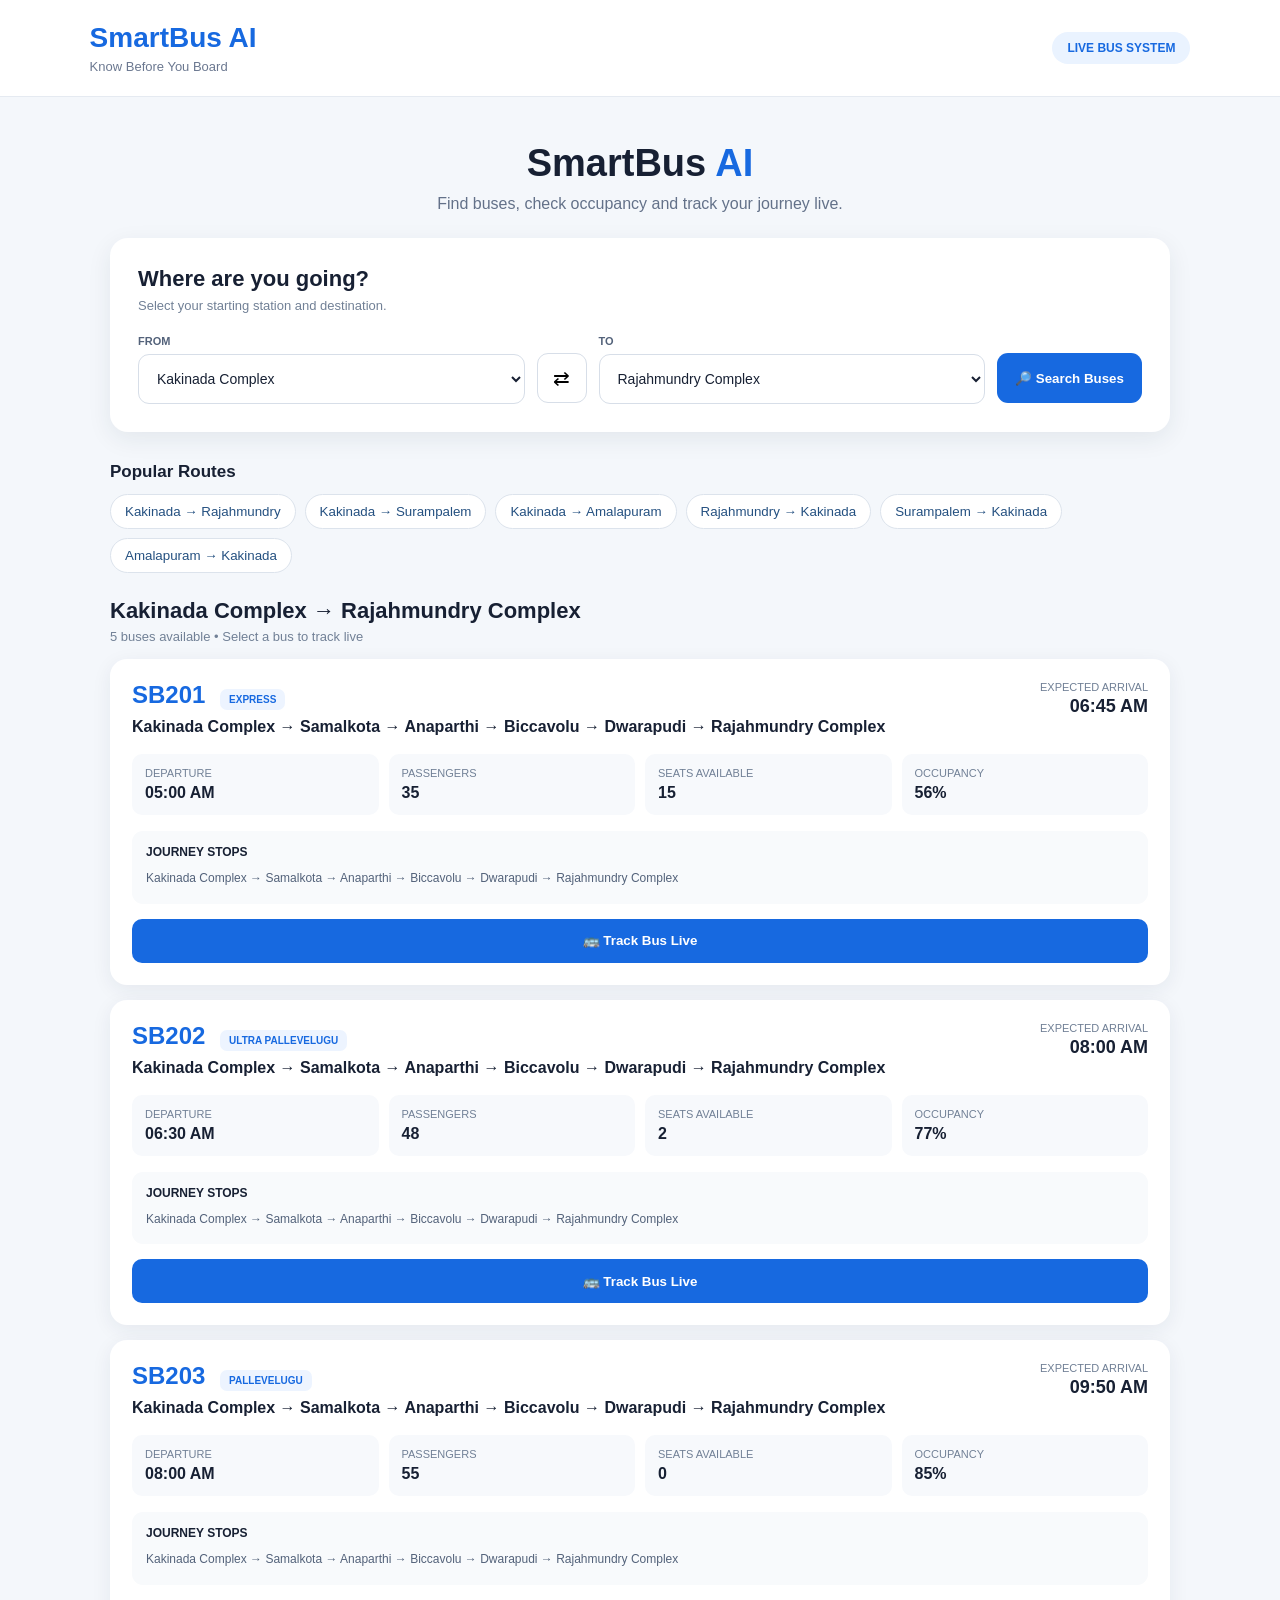
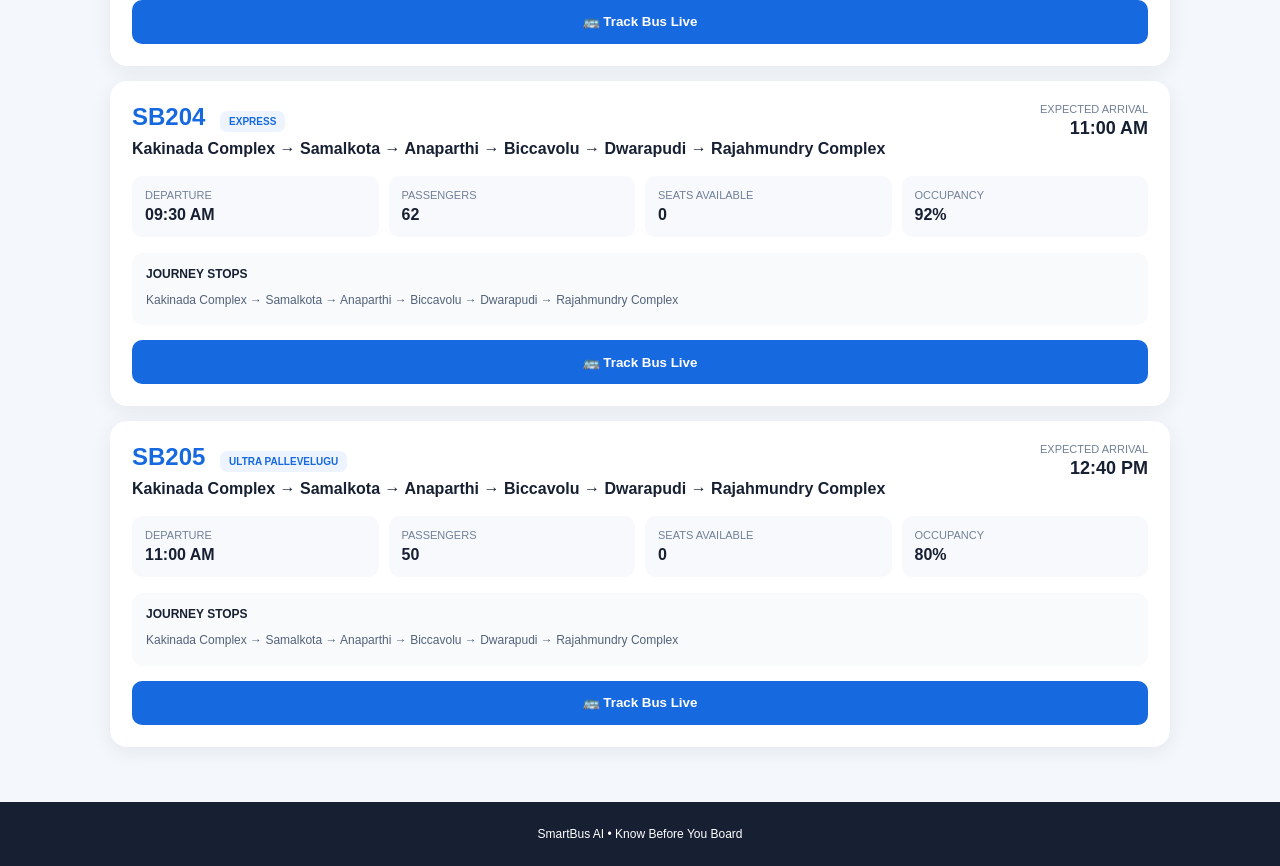
<file: index.html>
<!DOCTYPE html>
<html lang="en">
<head>
<meta charset="UTF-8">
<meta name="viewport" content="width=device-width, initial-scale=1.0">

<title>SmartBus AI</title>

<style>
*{
    box-sizing:border-box;
    margin:0;
    padding:0;
    font-family:Arial,Helvetica,sans-serif;
}

body{
    background:#f4f7fb;
    color:#172033;
}

header{
    background:white;
    padding:22px 7%;
    display:flex;
    justify-content:space-between;
    align-items:center;
    border-bottom:1px solid #e5eaf1;
}

.logo{
    font-size:28px;
    font-weight:800;
    color:#1769e0;
}

.tagline{
    color:#6b7890;
    margin-top:5px;
    font-size:13px;
}

.badge{
    background:#eaf3ff;
    color:#1769e0;
    padding:9px 15px;
    border-radius:20px;
    font-size:12px;
    font-weight:700;
}

.hero{
    text-align:center;
    padding:45px 20px 25px;
}

.hero h1{
    font-size:38px;
}

.hero h1 span{
    color:#1769e0;
}

.hero p{
    margin-top:10px;
    color:#637189;
}

.container{
    width:86%;
    max-width:1060px;
    margin:auto;
}

.search-card{
    background:white;
    padding:28px;
    border-radius:18px;
    box-shadow:0 7px 25px rgba(25,45,70,.08);
}

.search-title{
    font-size:22px;
    font-weight:800;
}

.search-sub{
    margin-top:6px;
    color:#718096;
    font-size:13px;
}

.form{
    display:grid;
    grid-template-columns:1fr 50px 1fr 145px;
    gap:12px;
    margin-top:22px;
}

label{
    display:block;
    font-size:11px;
    font-weight:700;
    color:#53627a;
    margin-bottom:7px;
}

select{
    width:100%;
    height:50px;
    border:1px solid #d7dee8;
    border-radius:11px;
    padding:0 14px;
    background:white;
    font-size:14px;
    color:#172033;
}

.swap{
    height:50px;
    margin-top:18px;
    border:1px solid #d7dee8;
    background:white;
    border-radius:11px;
    cursor:pointer;
    font-size:20px;
}

.search-btn{
    height:50px;
    margin-top:18px;
    border:none;
    border-radius:11px;
    background:#1769e0;
    color:white;
    font-weight:700;
    cursor:pointer;
}

.search-btn:hover{
    background:#125bc4;
}

.popular{
    margin:30px 0 22px;
}

.popular h3{
    font-size:17px;
    margin-bottom:12px;
}

.route-buttons{
    display:flex;
    flex-wrap:wrap;
    gap:9px;
}

.route-btn{
    background:white;
    border:1px solid #dce3ec;
    border-radius:20px;
    padding:9px 14px;
    cursor:pointer;
    color:#245080;
}

.results-title{
    font-size:22px;
    margin:25px 0 5px;
}

.results-sub{
    color:#718096;
    font-size:13px;
    margin-bottom:15px;
}

.bus-card{
    background:white;
    border-radius:17px;
    padding:22px;
    margin-bottom:15px;
    box-shadow:0 5px 20px rgba(25,45,70,.07);
}

.bus-top{
    display:flex;
    justify-content:space-between;
    align-items:flex-start;
}

.bus-number{
    font-size:24px;
    font-weight:800;
    color:#1769e0;
}

.bus-type{
    display:inline-block;
    margin-left:8px;
    background:#edf4ff;
    color:#1769e0;
    padding:5px 9px;
    border-radius:7px;
    font-size:10px;
    font-weight:700;
}

.bus-route{
    margin-top:8px;
    font-weight:700;
    font-size:16px;
}

.eta-box{
    text-align:right;
}

.eta-label{
    color:#718096;
    font-size:11px;
}

.eta{
    font-size:18px;
    font-weight:800;
    margin-top:3px;
}

.details{
    display:grid;
    grid-template-columns:repeat(4,1fr);
    gap:10px;
    margin-top:18px;
}

.detail{
    background:#f7f9fc;
    padding:13px;
    border-radius:10px;
}

.detail-label{
    color:#718096;
    font-size:11px;
}

.detail-value{
    font-size:16px;
    font-weight:800;
    margin-top:5px;
}

.stops{
    margin-top:16px;
    padding:14px;
    background:#f8fafc;
    border-radius:11px;
}

.stops-title{
    font-size:12px;
    font-weight:800;
    margin-bottom:9px;
}

.stop-list{
    color:#53627a;
    font-size:12px;
    line-height:1.8;
}

.track-btn{
    margin-top:15px;
    width:100%;
    height:44px;
    border:none;
    border-radius:10px;
    background:#1769e0;
    color:white;
    font-weight:700;
    cursor:pointer;
}

.no-results{
    background:white;
    border:1px solid #e0e6ee;
    border-radius:15px;
    padding:35px;
    text-align:center;
    color:#718096;
}

footer{
    margin-top:55px;
    background:#172033;
    color:white;
    text-align:center;
    padding:25px;
    font-size:12px;
}

@media(max-width:800px){

    .form{
        grid-template-columns:1fr;
    }

    .swap,
    .search-btn{
        margin-top:0;
    }

    .details{
        grid-template-columns:repeat(2,1fr);
    }

    .bus-top{
        flex-direction:column;
        gap:12px;
    }

    .eta-box{
        text-align:left;
    }
}
</style>
</head>

<body>

<header>
    <div>
        <div class="logo">SmartBus AI</div>
        <div class="tagline">Know Before You Board</div>
    </div>

    <div class="badge">LIVE BUS SYSTEM</div>
</header>

<section class="hero">
    <h1>SmartBus <span>AI</span></h1>
    <p>Find buses, check occupancy and track your journey live.</p>
</section>

<div class="container">

    <section class="search-card">

        <div class="search-title">Where are you going?</div>

        <div class="search-sub">
            Select your starting station and destination.
        </div>

        <div class="form">

            <div>
                <label>FROM</label>
                <select id="fromStation"></select>
            </div>

            <button class="swap" onclick="swapStations()">⇄</button>

            <div>
                <label>TO</label>
                <select id="toStation"></select>
            </div>

            <button class="search-btn" onclick="searchBuses()">
                🔎 Search Buses
            </button>

        </div>

    </section>


    <section class="popular">

        <h3>Popular Routes</h3>

        <div class="route-buttons">

            <button class="route-btn"
                onclick="setRoute('Kakinada Complex','Rajahmundry Complex')">
                Kakinada → Rajahmundry
            </button>

            <button class="route-btn"
                onclick="setRoute('Kakinada Complex','Surampalem Complex')">
                Kakinada → Surampalem
            </button>

            <button class="route-btn"
                onclick="setRoute('Kakinada Complex','Amalapuram')">
                Kakinada → Amalapuram
            </button>

            <button class="route-btn"
                onclick="setRoute('Rajahmundry Complex','Kakinada Complex')">
                Rajahmundry → Kakinada
            </button>

            <button class="route-btn"
                onclick="setRoute('Surampalem Complex','Kakinada Complex')">
                Surampalem → Kakinada
            </button>

            <button class="route-btn"
                onclick="setRoute('Amalapuram','Kakinada Complex')">
                Amalapuram → Kakinada
            </button>

        </div>

    </section>


    <section>

        <h2 class="results-title" id="resultsTitle">
            Search for a bus
        </h2>

        <div class="results-sub" id="resultsSub">
            Choose your From and To stations.
        </div>

        <div id="busResults"></div>

    </section>

</div>


<footer>
    SmartBus AI • Know Before You Board
</footer>


<script src="script.js"></script>

</body>
</html>
</file>
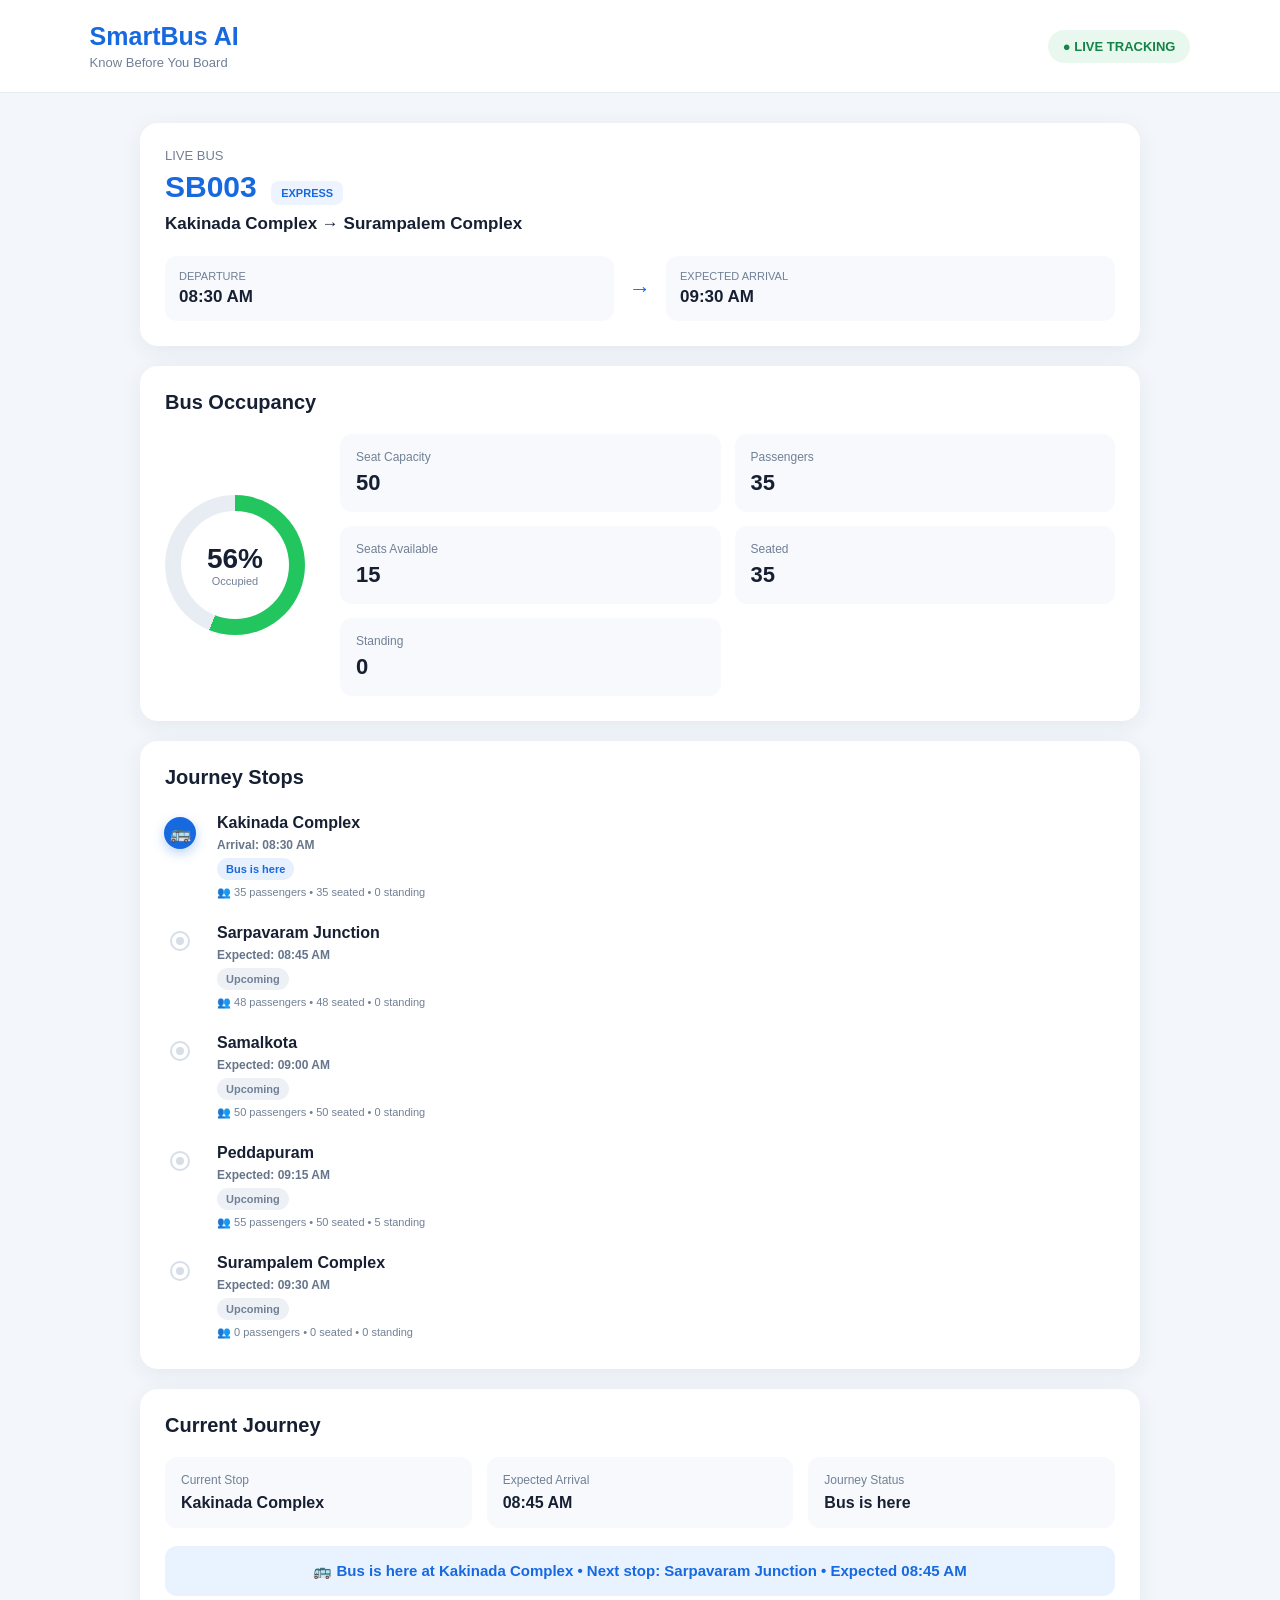
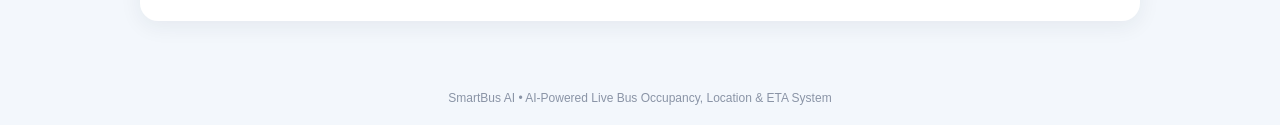
<file: track.html>
<!DOCTYPE html>
<html lang="en">
<head>
<meta charset="UTF-8">
<meta name="viewport" content="width=device-width, initial-scale=1.0">

<title>SmartBus AI - Live Tracking</title>

<style>
*{
    margin:0;
    padding:0;
    box-sizing:border-box;
    font-family:Arial,Helvetica,sans-serif;
}

body{
    background:#f3f7fc;
    color:#172033;
}

.header{
    background:#fff;
    padding:22px 7%;
    border-bottom:1px solid #e5e9f0;
    display:flex;
    justify-content:space-between;
    align-items:center;
}

.logo{
    font-size:25px;
    font-weight:800;
    color:#1769e0;
}

.tagline{
    font-size:13px;
    color:#718096;
    margin-top:4px;
}

.live-badge{
    background:#e9f8ef;
    color:#168447;
    padding:9px 15px;
    border-radius:20px;
    font-size:13px;
    font-weight:700;
}

.container{
    width:86%;
    max-width:1000px;
    margin:30px auto 50px;
}

.card{
    background:#fff;
    border-radius:18px;
    padding:25px;
    box-shadow:0 5px 22px rgba(31,45,61,.07);
    margin-bottom:20px;
}

.bus-label{
    font-size:13px;
    color:#718096;
    margin-bottom:7px;
}

.bus-number{
    font-size:30px;
    font-weight:800;
    color:#1769e0;
}

.bus-type{
    display:inline-block;
    margin-left:10px;
    padding:6px 10px;
    background:#edf4ff;
    color:#1769e0;
    border-radius:8px;
    font-size:11px;
    font-weight:700;
}

.route{
    margin-top:9px;
    font-size:17px;
    font-weight:600;
}

.schedule{
    display:grid;
    grid-template-columns:1fr auto 1fr;
    gap:15px;
    align-items:center;
    margin-top:22px;
}

.schedule-box{
    background:#f7f9fc;
    padding:14px;
    border-radius:12px;
}

.small-label{
    font-size:11px;
    color:#718096;
    margin-bottom:5px;
}

.time{
    font-size:17px;
    font-weight:800;
}

.arrow{
    font-size:22px;
    color:#1769e0;
}

/* OCCUPANCY */

.title{
    font-size:20px;
    font-weight:800;
    margin-bottom:20px;
}

.occupancy-layout{
    display:flex;
    align-items:center;
    gap:35px;
}

.circle{
    width:140px;
    height:140px;
    border-radius:50%;
    display:flex;
    align-items:center;
    justify-content:center;
    flex-shrink:0;
}

.circle-inner{
    width:108px;
    height:108px;
    border-radius:50%;
    background:#fff;
    display:flex;
    align-items:center;
    justify-content:center;
    flex-direction:column;
}

.percent{
    font-size:28px;
    font-weight:800;
}

.occupied-text{
    font-size:11px;
    color:#718096;
}

.stats{
    flex:1;
    display:grid;
    grid-template-columns:repeat(2,1fr);
    gap:14px;
}

.stat{
    background:#f7f9fc;
    border-radius:12px;
    padding:16px;
}

.stat-label{
    font-size:12px;
    color:#718096;
    margin-bottom:6px;
}

.stat-value{
    font-size:22px;
    font-weight:800;
}

/* JOURNEY */

.timeline{
    position:relative;
    padding:5px 0 5px;
}

.progress-line{
    position:absolute;
    left:14px;
    top:16px;
    width:4px;
    height:0;
    background:#1769e0;
    border-radius:5px;
    transition:height 12s linear;
    z-index:1;
}

.moving-bus{
    position:absolute;
    left:-1px;
    top:18px;
    width:32px;
    height:32px;
    border-radius:50%;
    background:#1769e0;
    display:flex;
    align-items:center;
    justify-content:center;
    font-size:17px;
    z-index:5;
    box-shadow:0 4px 12px rgba(23,105,224,.3);
    transition:top 12s linear;
}

.stop{
    position:relative;
    min-height:110px;
    padding-left:52px;
}

.stop:last-child{
    min-height:80px;
}

.dot{
    position:absolute;
    left:7px;
    top:9px;
    width:16px;
    height:16px;
    border-radius:50%;
    background:#d7dee8;
    border:4px solid #fff;
    box-shadow:0 0 0 2px #d7dee8;
    z-index:3;
}

.stop.current .dot{
    background:#1769e0;
    box-shadow:0 0 0 3px #cfe1ff;
}

.stop.passed .dot{
    background:#1769e0;
    box-shadow:0 0 0 2px #1769e0;
}

.stop-name{
    font-size:16px;
    font-weight:700;
}

.stop-time{
    margin-top:6px;
    font-size:12px;
    color:#66758a;
    font-weight:600;
}

.stop-status{
    display:inline-block;
    margin-top:6px;
    padding:5px 9px;
    border-radius:12px;
    background:#edf1f6;
    color:#718096;
    font-size:11px;
    font-weight:700;
}

.stop.current .stop-status{
    background:#e7f0ff;
    color:#1769e0;
}

.stop.passed .stop-status{
    background:#edf8f1;
    color:#168447;
}

.stop-occupancy{
    margin-top:6px;
    font-size:11px;
    color:#718096;
}

/* CURRENT JOURNEY */

.journey-grid{
    display:grid;
    grid-template-columns:repeat(3,1fr);
    gap:15px;
}

.info{
    background:#f7f9fc;
    border-radius:12px;
    padding:16px;
}

.info-label{
    font-size:12px;
    color:#718096;
    margin-bottom:7px;
}

.info-value{
    font-size:16px;
    font-weight:800;
}

.main-status{
    margin-top:18px;
    background:#e9f2ff;
    color:#1769e0;
    border-radius:12px;
    padding:16px;
    text-align:center;
    font-size:15px;
    font-weight:700;
}

.completed{
    background:#e9f8ef;
    color:#168447;
}

.footer{
    text-align:center;
    color:#8a94a6;
    font-size:12px;
    padding:20px;
}

@media(max-width:700px){

    .header{
        padding:18px 5%;
    }

    .container{
        width:92%;
        margin-top:20px;
    }

    .occupancy-layout{
        flex-direction:column;
        align-items:flex-start;
    }

    .stats{
        width:100%;
    }

    .journey-grid{
        grid-template-columns:1fr;
    }

    .schedule{
        grid-template-columns:1fr;
    }

    .arrow{
        text-align:center;
        transform:rotate(90deg);
    }
}
</style>
</head>


<body>

<header class="header">

    <div>
        <div class="logo">SmartBus AI</div>
        <div class="tagline">Know Before You Board</div>
    </div>

    <div class="live-badge">
        ● LIVE TRACKING
    </div>

</header>


<main class="container">

<!-- BUS INFORMATION -->

<section class="card">

    <div class="bus-label">LIVE BUS</div>

    <div>
        <span class="bus-number" id="busNumber">SB003</span>
        <span class="bus-type" id="busType">EXPRESS</span>
    </div>

    <div class="route" id="route">
        Kakinada Complex → Surampalem Complex
    </div>

    <div class="schedule">

        <div class="schedule-box">
            <div class="small-label">DEPARTURE</div>
            <div class="time" id="departureTime">08:30 AM</div>
        </div>

        <div class="arrow">→</div>

        <div class="schedule-box">
            <div class="small-label">EXPECTED ARRIVAL</div>
            <div class="time" id="arrivalTime">09:30 AM</div>
        </div>

    </div>

</section>


<!-- OCCUPANCY -->

<section class="card">

    <div class="title">Bus Occupancy</div>

    <div class="occupancy-layout">

        <div class="circle" id="occupancyCircle">

            <div class="circle-inner">

                <div class="percent" id="occupancyPercent">
                    0%
                </div>

                <div class="occupied-text">
                    Occupied
                </div>

            </div>

        </div>


        <div class="stats">

            <div class="stat">
                <div class="stat-label">Seat Capacity</div>
                <div class="stat-value">50</div>
            </div>

            <div class="stat">
                <div class="stat-label">Passengers</div>
                <div class="stat-value" id="passengers">0</div>
            </div>

            <div class="stat">
                <div class="stat-label">Seats Available</div>
                <div class="stat-value" id="seatsAvailable">50</div>
            </div>

            <div class="stat">
                <div class="stat-label">Seated</div>
                <div class="stat-value" id="seated">0</div>
            </div>

            <div class="stat">
                <div class="stat-label">Standing</div>
                <div class="stat-value" id="standing">0</div>
            </div>

        </div>

    </div>

</section>


<!-- JOURNEY STOPS -->

<section class="card">

    <div class="title">Journey Stops</div>

    <div class="timeline" id="timeline">

        <div class="progress-line" id="progressLine"></div>

        <div class="moving-bus" id="movingBus">
            🚌
        </div>

    </div>

</section>


<!-- CURRENT JOURNEY -->

<section class="card">

    <div class="title">Current Journey</div>

    <div class="journey-grid">

        <div class="info">
            <div class="info-label">Current Stop</div>
            <div class="info-value" id="currentStop">-</div>
        </div>

        <div class="info">
            <div class="info-label">Expected Arrival</div>
            <div class="info-value" id="expectedArrival">-</div>
        </div>

        <div class="info">
            <div class="info-label">Journey Status</div>
            <div class="info-value" id="journeyStatus">-</div>
        </div>

    </div>

    <div class="main-status" id="mainStatus">
        🚌 Preparing live journey...
    </div>

</section>

</main>


<footer class="footer">
    SmartBus AI • AI-Powered Live Bus Occupancy, Location & ETA System
</footer>


<script>

/* =========================================================
   GET BUS + ROUTE FROM URL
========================================================= */

const params = new URLSearchParams(window.location.search);

const busId = params.get("bus") || "SB003";

const routeId = params.get("route") || "KKD-SUR";


/* =========================================================
   ROUTES
========================================================= */

const routes = {

    "KKD-SUR":{
        name:"Kakinada Complex → Surampalem Complex",
        stops:[
            "Kakinada Complex",
            "Sarpavaram Junction",
            "Samalkota",
            "Peddapuram",
            "Surampalem Complex"
        ]
    },

    "SUR-KKD":{
        name:"Surampalem Complex → Kakinada Complex",
        stops:[
            "Surampalem Complex",
            "Peddapuram",
            "Samalkota",
            "Sarpavaram Junction",
            "Kakinada Complex"
        ]
    },

    "KKD-RJY":{
        name:"Kakinada Complex → Rajahmundry Complex",
        stops:[
            "Kakinada Complex",
            "Samalkota",
            "Anaparthi",
            "Biccavolu",
            "Dwarapudi",
            "Rajahmundry Complex"
        ]
    },

    "RJY-KKD":{
        name:"Rajahmundry Complex → Kakinada Complex",
        stops:[
            "Rajahmundry Complex",
            "Dwarapudi",
            "Biccavolu",
            "Anaparthi",
            "Samalkota",
            "Kakinada Complex"
        ]
    },

    "KKD-AML":{
        name:"Kakinada Complex → Amalapuram",
        stops:[
            "Kakinada Complex",
            "Ramachandrapuram",
            "Yanam",
            "Amalapuram"
        ]
    },

    "AML-KKD":{
        name:"Amalapuram → Kakinada Complex",
        stops:[
            "Amalapuram",
            "Yanam",
            "Ramachandrapuram",
            "Kakinada Complex"
        ]
    },

    "KKD-KOR":{
        name:"Kakinada Complex → Koripalli",
        stops:[
            "Kakinada Complex",
            "Draksharamam",
            "Ramachandrapuram",
            "Koripalli"
        ]
    }

};


/* =========================================================
   BUS SCHEDULES
========================================================= */

const schedules = {

    SB001:["05:30 AM","06:40 AM","PALLEVELUGU"],
    SB002:["07:00 AM","08:10 AM","ULTRA PALLEVELUGU"],
    SB003:["08:30 AM","09:30 AM","EXPRESS"],
    SB004:["10:00 AM","11:15 AM","PALLEVELUGU"],
    SB005:["12:00 PM","01:10 PM","ULTRA PALLEVELUGU"],
    SB006:["02:30 PM","03:30 PM","EXPRESS"],
    SB007:["04:30 PM","05:45 PM","PALLEVELUGU"],
    SB008:["06:30 PM","07:30 PM","EXPRESS"],
    SB009:["08:00 PM","09:15 PM","PALLEVELUGU"],
    SB010:["09:30 PM","10:30 PM","EXPRESS"],

    SB101:["05:45 AM","06:55 AM","PALLEVELUGU"],
    SB102:["07:30 AM","08:30 AM","EXPRESS"],
    SB103:["09:00 AM","10:10 AM","ULTRA PALLEVELUGU"],
    SB104:["11:00 AM","12:15 PM","PALLEVELUGU"],
    SB105:["01:30 PM","02:30 PM","EXPRESS"],
    SB106:["03:30 PM","04:45 PM","PALLEVELUGU"],
    SB107:["05:30 PM","06:30 PM","EXPRESS"],
    SB108:["07:30 PM","08:45 PM","PALLEVELUGU"],
    SB109:["09:00 PM","10:00 PM","EXPRESS"],

    SB201:["05:00 AM","06:45 AM","ULTRA PALLEVELUGU"],
    SB202:["06:30 AM","08:00 AM","EXPRESS"],
    SB203:["08:00 AM","09:50 AM","PALLEVELUGU"],
    SB204:["09:30 AM","11:00 AM","EXPRESS"],
    SB205:["11:00 AM","12:40 PM","ULTRA PALLEVELUGU"],
    SB206:["01:00 PM","02:30 PM","EXPRESS"],
    SB207:["03:00 PM","04:45 PM","PALLEVELUGU"],
    SB208:["05:00 PM","06:30 PM","EXPRESS"],
    SB209:["07:00 PM","08:40 PM","ULTRA PALLEVELUGU"],
    SB210:["09:00 PM","10:30 PM","EXPRESS"],

    SB301:["05:15 AM","06:45 AM","EXPRESS"],
    SB302:["06:45 AM","08:30 AM","PALLEVELUGU"],
    SB303:["08:15 AM","10:00 AM","ULTRA PALLEVELUGU"],
    SB304:["10:00 AM","11:30 AM","EXPRESS"],
    SB305:["12:00 PM","01:45 PM","PALLEVELUGU"],
    SB306:["02:00 PM","03:30 PM","EXPRESS"],
    SB307:["04:00 PM","05:45 PM","ULTRA PALLEVELUGU"],
    SB308:["06:00 PM","07:30 PM","EXPRESS"],
    SB309:["08:00 PM","09:45 PM","PALLEVELUGU"],

    SB401:["05:30 AM","07:15 AM","PALLEVELUGU"],
    SB402:["07:00 AM","08:40 AM","ULTRA PALLEVELUGU"],
    SB403:["09:00 AM","10:30 AM","EXPRESS"],
    SB404:["11:00 AM","12:40 PM","PALLEVELUGU"],
    SB405:["01:30 PM","03:00 PM","EXPRESS"],
    SB406:["04:00 PM","05:40 PM","ULTRA PALLEVELUGU"],
    SB407:["06:30 PM","08:00 PM","EXPRESS"],
    SB408:["08:30 PM","10:00 PM","PALLEVELUGU"],

    SB501:["05:45 AM","07:30 AM","PALLEVELUGU"],
    SB502:["07:30 AM","09:00 AM","EXPRESS"],
    SB503:["09:30 AM","11:00 AM","ULTRA PALLEVELUGU"],
    SB504:["12:00 PM","01:45 PM","PALLEVELUGU"],
    SB505:["02:30 PM","04:00 PM","EXPRESS"],
    SB506:["04:30 PM","06:00 PM","ULTRA PALLEVELUGU"],
    SB507:["06:30 PM","08:00 PM","EXPRESS"],
    SB508:["08:30 PM","10:00 PM","PALLEVELUGU"],

    SB601:["06:00 AM","07:30 AM","ULTRA PALLEVELUGU"],
    SB602:["08:00 AM","09:30 AM","PALLEVELUGU"],
    SB603:["10:00 AM","11:20 AM","EXPRESS"],
    SB604:["01:00 PM","02:30 PM","PALLEVELUGU"],
    SB605:["03:30 PM","05:00 PM","EXPRESS"],
    SB606:["06:00 PM","07:30 PM","ULTRA PALLEVELUGU"],
    SB607:["08:30 PM","10:00 PM","PALLEVELUGU"]

};


/* =========================================================
   SELECT DATA
========================================================= */

const route = routes[routeId] || routes["KKD-SUR"];

const schedule = schedules[busId] ||
    ["08:30 AM","09:30 AM","EXPRESS"];


/* =========================================================
   BASIC DETAILS
========================================================= */

document.getElementById("busNumber").textContent = busId;

document.getElementById("busType").textContent = schedule[2];

document.getElementById("route").textContent = route.name;

document.getElementById("departureTime").textContent = schedule[0];

document.getElementById("arrivalTime").textContent = schedule[1];


/* =========================================================
   TIME FUNCTIONS
========================================================= */

function toMinutes(time){

    const parts = time.split(" ");

    const hm = parts[0].split(":");

    let hour = Number(hm[0]);

    const minute = Number(hm[1]);

    if(parts[1] === "PM" && hour !== 12){
        hour += 12;
    }

    if(parts[1] === "AM" && hour === 12){
        hour = 0;
    }

    return hour * 60 + minute;
}


function toTime(minutes){

    minutes = ((minutes % 1440) + 1440) % 1440;

    let hour = Math.floor(minutes / 60);

    const minute = minutes % 60;

    const period = hour >= 12 ? "PM" : "AM";

    if(hour === 0){
        hour = 12;
    }
    else if(hour > 12){
        hour -= 12;
    }

    return String(hour).padStart(2,"0") +
        ":" +
        String(minute).padStart(2,"0") +
        " " +
        period;
}


/* =========================================================
   STOP EXPECTED TIMES
========================================================= */

const startMinutes = toMinutes(schedule[0]);

const endMinutes = toMinutes(schedule[1]);

const stopCount = route.stops.length;

const stopTimes = [];

for(let i=0;i<stopCount;i++){

    if(i === 0){

        stopTimes.push(schedule[0]);

    }
    else if(i === stopCount - 1){

        stopTimes.push(schedule[1]);

    }
    else{

        const time =
            startMinutes +
            (
                (endMinutes - startMinutes) *
                i /
                (stopCount - 1)
            );

        stopTimes.push(
            toTime(Math.round(time))
        );
    }
}


/* =========================================================
   CORRECT PASSENGER FLOW
========================================================= */

/*
    VERY IMPORTANT:

    Seats = 50

    Passenger <= 50
    => Standing = 0

    Passenger > 50
    => First 50 seated
    => Remaining standing

    So:

    35 => 35 seated + 0 standing
    48 => 48 seated + 0 standing
    50 => 50 seated + 0 standing
    55 => 50 seated + 5 standing
    62 => 50 seated + 12 standing
    70 => 50 seated + 20 standing
*/

function makePassengerFlow(count){

    const patterns = [

        35,
        48,
        50,
        55,
        62,
        70,
        58,
        45

    ];

    const result = [];

    for(let i=0;i<count;i++){

        if(i === count - 1){

            result.push(0);

        }
        else{

            result.push(
                patterns[i % patterns.length]
            );

        }

    }

    return result;
}


const passengerFlow =
    makePassengerFlow(stopCount);


/* =========================================================
   CREATE JOURNEY STOPS
========================================================= */

const timeline =
    document.getElementById("timeline");

route.stops.forEach((stopName,index)=>{

    const passengerCount =
        passengerFlow[index];

    const seated =
        Math.min(passengerCount,50);

    const standing =
        Math.max(
            0,
            Math.min(
                passengerCount - 50,
                20
            )
        );


    const stop =
        document.createElement("div");

    stop.className = "stop";

    if(index === 0){
        stop.classList.add("current");
    }


    stop.innerHTML = `

        <div class="dot"></div>

        <div class="stop-name">
            ${stopName}
        </div>

        <div class="stop-time">
            ${
                index === 0
                ? "Departure: "
                : "Expected: "
            }
            ${stopTimes[index]}
        </div>

        <div class="stop-status">
            ${
                index === 0
                ? "Bus is here"
                : "Upcoming"
            }
        </div>

        <div class="stop-occupancy">
            👥 ${passengerCount} passengers
            • ${seated} seated
            • ${standing} standing
        </div>

    `;

    timeline.appendChild(stop);

});


const stops =
    document.querySelectorAll(".stop");


/* =========================================================
   OCCUPANCY UPDATE
========================================================= */

function updateOccupancy(passengerCount){

    /*
       FIRST 50 ARE SEATED.

       ONLY AFTER 50:
       standing starts.
    */

    const seated =
        Math.min(passengerCount,50);

    const standing =
        Math.min(
            Math.max(
                passengerCount - 50,
                0
            ),
            20
        );


    const seatsAvailable =
        Math.max(
            50 - seated,
            0
        );


    /*
       50 seats = 80%

       20 standing = 20%

       Total = 100%
    */

    const seatedPercentage =
        (seated / 50) * 80;

    const standingPercentage =
        (standing / 20) * 20;

    const percentage =
        Math.min(
            100,
            Math.round(
                seatedPercentage +
                standingPercentage
            )
        );


    document.getElementById("passengers")
        .textContent = passengerCount;

    document.getElementById("seated")
        .textContent = seated;

    document.getElementById("standing")
        .textContent = standing;

    document.getElementById("seatsAvailable")
        .textContent = seatsAvailable;

    document.getElementById("occupancyPercent")
        .textContent = percentage + "%";


    let ringColor = "#22c55e";

    if(percentage >= 100){

        ringColor = "#ef4444";

    }
    else if(percentage >= 70){

        ringColor = "#f59e0b";

    }


    const degree =
        percentage * 3.6;


    document.getElementById("occupancyCircle")
        .style.background =
        `conic-gradient(
            ${ringColor} ${degree}deg,
            #e8edf3 ${degree}deg
        )`;
}


/* =========================================================
   UPDATE STOP STATUS
========================================================= */

function updateStops(index){

    stops.forEach((stop,i)=>{

        const status =
            stop.querySelector(".stop-status");

        const time =
            stop.querySelector(".stop-time");


        stop.classList.remove(
            "current",
            "passed"
        );


        if(i < index){

            stop.classList.add("passed");

            status.textContent =
                "Departed";

            time.textContent =
                "Departed: " +
                stopTimes[i];

        }

        else if(i === index){

            stop.classList.add("current");

            status.textContent =
                "Bus is here";

            time.textContent =
                "Arrival: " +
                stopTimes[i];

        }

        else{

            status.textContent =
                "Upcoming";

            time.textContent =
                "Expected: " +
                stopTimes[i];

        }

    });

}


/* =========================================================
   MOVE BUS
========================================================= */

function moveBus(index){

    const stop = stops[index];

    if(!stop){
        return;
    }

    const top =
        stop.offsetTop + 3;

    document.getElementById("movingBus")
        .style.top =
        top + "px";


    const lineHeight =
        stop.offsetTop + 17 - 15;

    document.getElementById("progressLine")
        .style.height =
        Math.max(0,lineHeight) + "px";
}


/* =========================================================
   ARRIVAL
========================================================= */

function arriveAtStop(index){

    currentIndex = index;

    updateStops(index);

    updateOccupancy(
        passengerFlow[index]
    );

    document.getElementById("currentStop")
        .textContent =
        route.stops[index];


    if(index === stopCount - 1){

        document.getElementById("expectedArrival")
            .textContent =
            "Arrived " + stopTimes[index];

        document.getElementById("journeyStatus")
            .textContent =
            "Completed";

        document.getElementById("mainStatus")
            .textContent =
            "🏁 Trip Completed • All passengers got down";

        document.getElementById("mainStatus")
            .classList.add("completed");

        return;
    }


    document.getElementById("expectedArrival")
        .textContent =
        stopTimes[index + 1];


    document.getElementById("journeyStatus")
        .textContent =
        "Bus is here";


    document.getElementById("mainStatus")
        .textContent =
        "🚌 Bus is here at " +
        route.stops[index] +
        " • Next stop: " +
        route.stops[index + 1] +
        " • Expected " +
        stopTimes[index + 1];

}


/* =========================================================
   START MOVEMENT
========================================================= */

let currentIndex = 0;


/* Initial */

moveBus(0);

arriveAtStop(0);


/* =========================================================
   NEXT STOP
========================================================= */

function moveNext(){

    if(currentIndex >= stopCount - 1){
        return;
    }


    const nextIndex =
        currentIndex + 1;


    /*
       Current stop becomes departed.
    */

    stops[currentIndex]
        .classList.remove("current");

    stops[currentIndex]
        .classList.add("passed");


    stops[currentIndex]
        .querySelector(".stop-status")
        .textContent =
        "Departed";


    stops[currentIndex]
        .querySelector(".stop-time")
        .textContent =
        "Departed: " +
        stopTimes[currentIndex];


    /*
       Show NEXT expected time while moving.
    */

    document.getElementById("currentStop")
        .textContent =
        "En route";


    document.getElementById("expectedArrival")
        .textContent =
        stopTimes[nextIndex];


    document.getElementById("journeyStatus")
        .textContent =
        "En route";


    document.getElementById("mainStatus")
        .textContent =
        "🚌 Moving to " +
        route.stops[nextIndex] +
        " • Expected " +
        stopTimes[nextIndex];


    /*
       Move bus slowly.
    */

    moveBus(nextIndex);


    /*
       Arrive after 12 seconds.
    */

    setTimeout(()=>{

        arriveAtStop(nextIndex);


        /*
           Stay at stop for 3 sec,
           then move again.
        */

        if(currentIndex < stopCount - 1){

            setTimeout(
                moveNext,
                3000
            );

        }

    },12000);

}


/* =========================================================
   START AFTER FIRST STOP
========================================================= */

setTimeout(
    moveNext,
    3000
);


/* =========================================================
   RESIZE
========================================================= */

window.addEventListener(
    "resize",
    ()=>{

        document.getElementById("movingBus")
            .style.transition = "none";

        document.getElementById("progressLine")
            .style.transition = "none";


        moveBus(currentIndex);


        setTimeout(()=>{

            document.getElementById("movingBus")
                .style.transition =
                "top 12s linear";

            document.getElementById("progressLine")
                .style.transition =
                "height 12s linear";

        },100);

    }
);

</script>

</body>
</html>
</file>
